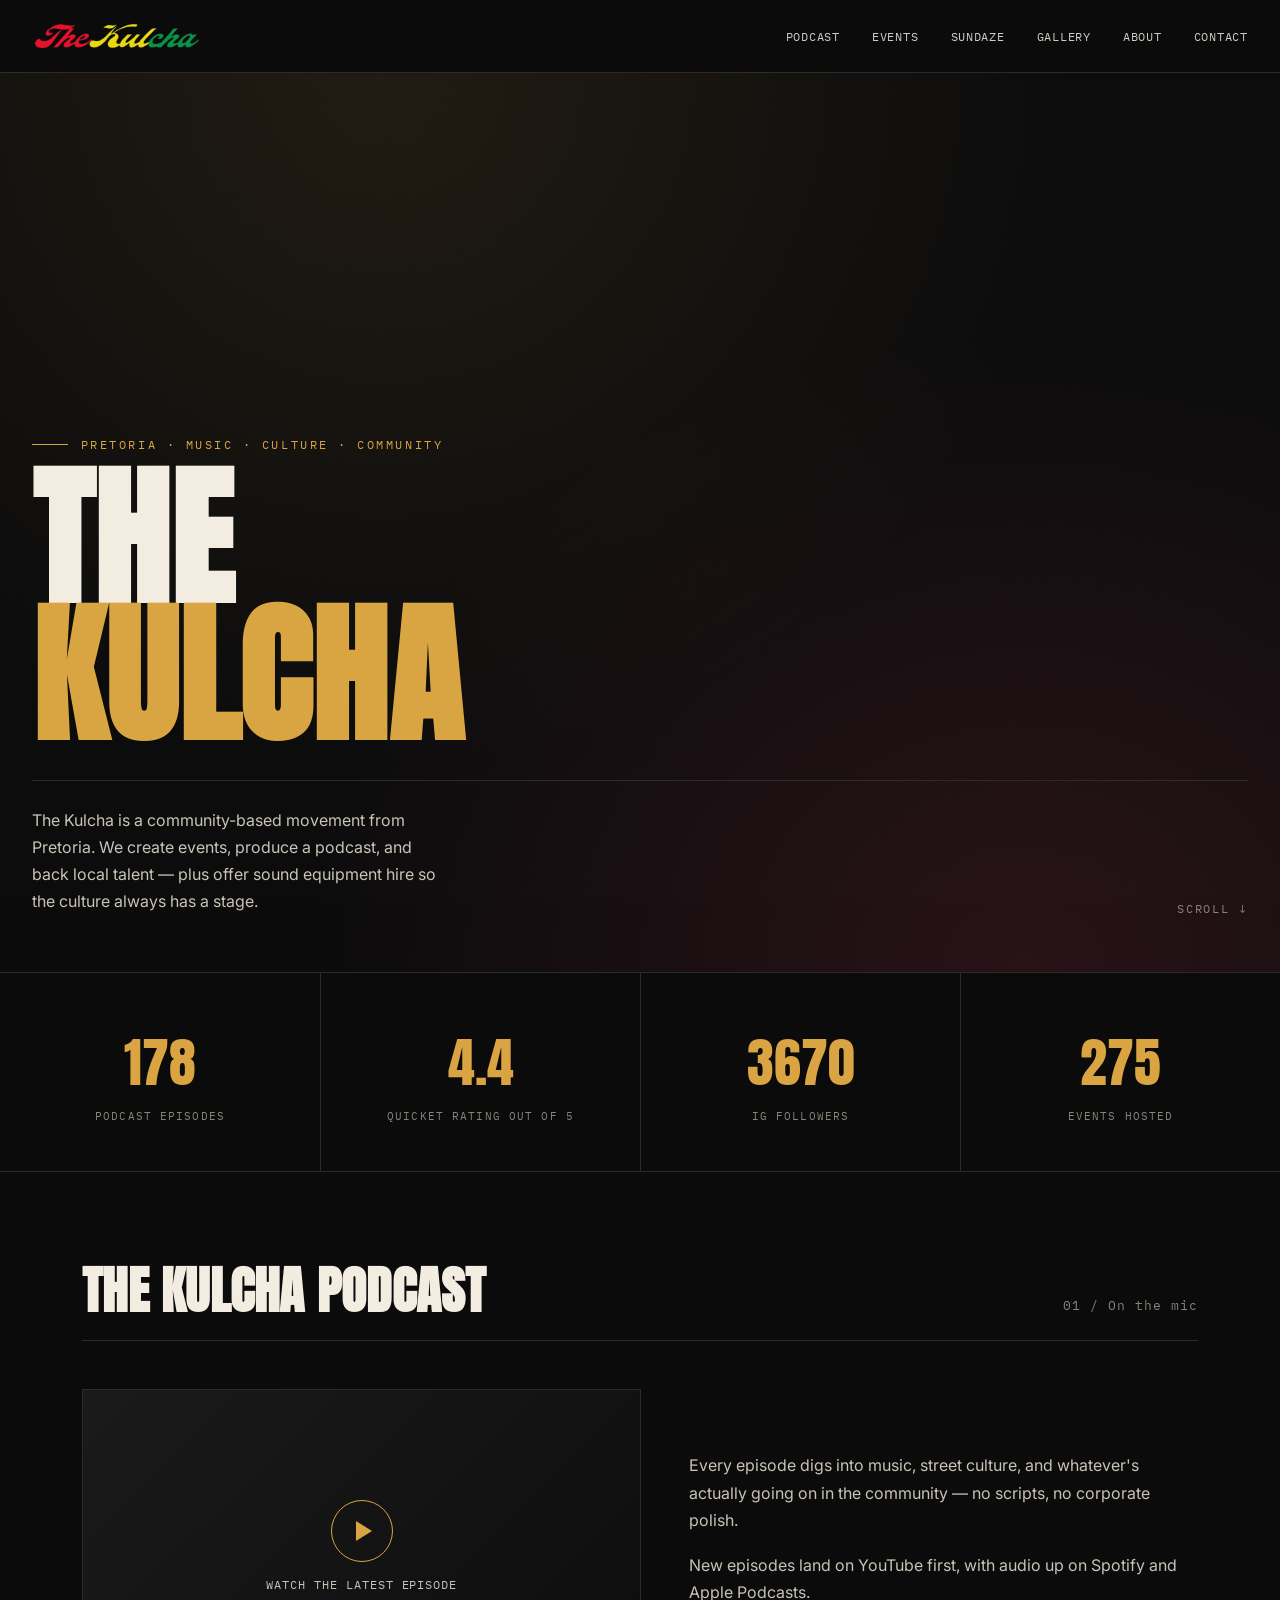
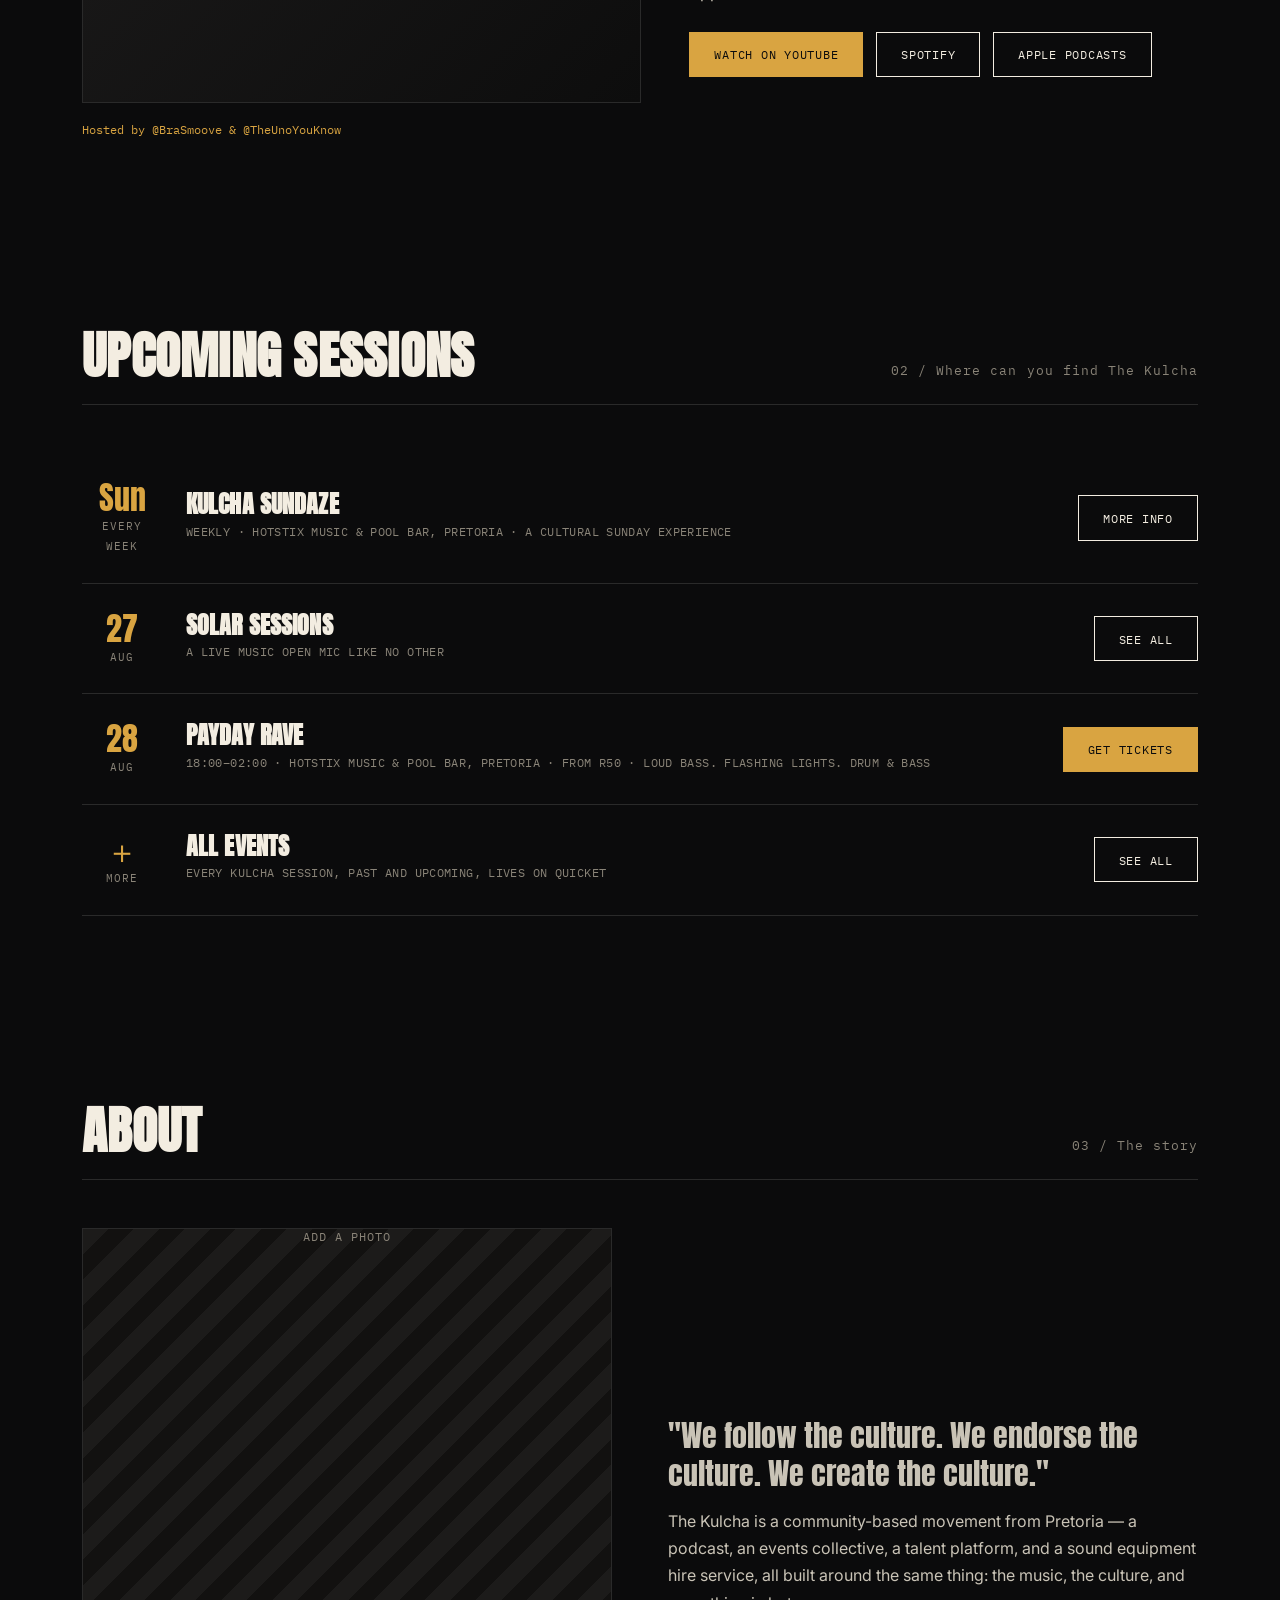
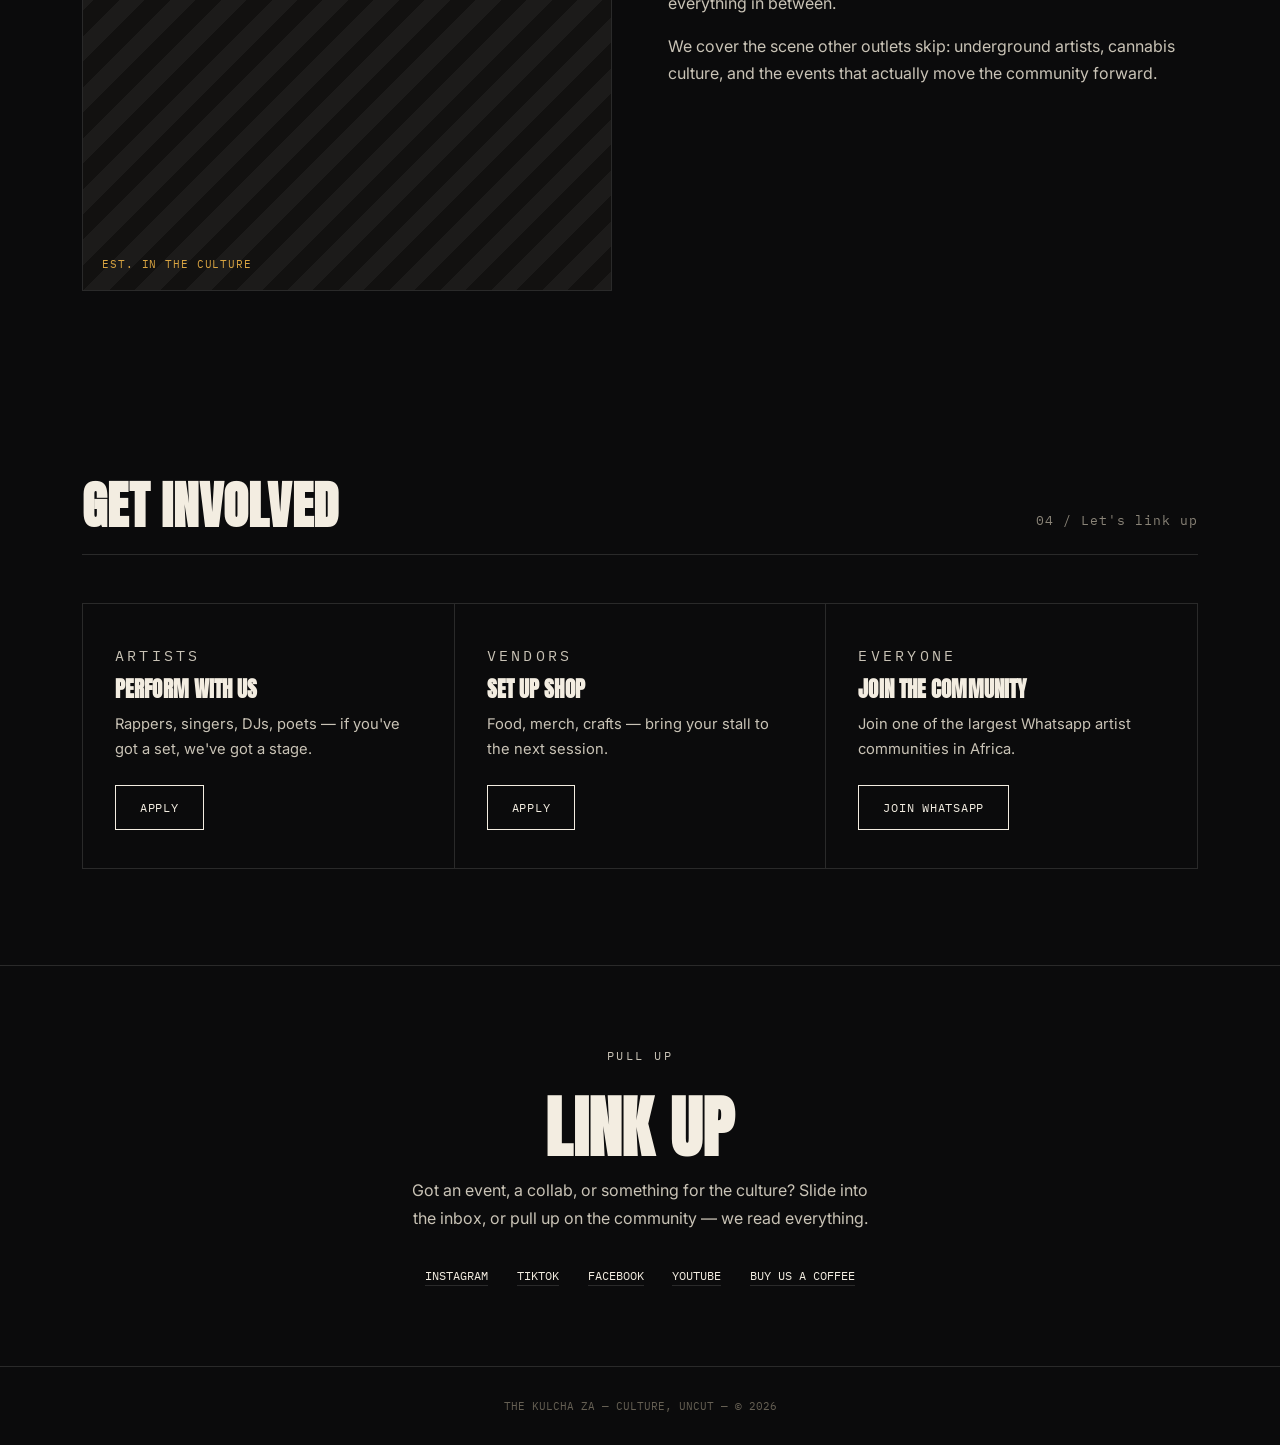
<file: index.html>
<!DOCTYPE html>
<html lang="en">
<head>
<meta charset="UTF-8">
<meta name="viewport" content="width=device-width, initial-scale=1.0">
<title>The Kulcha — Culture, Uncut</title>
<link rel="preconnect" href="https://fonts.googleapis.com">
<link rel="preconnect" href="https://fonts.gstatic.com" crossorigin>
<link href="https://fonts.googleapis.com/css2?family=Anton&family=Inter:wght@400;500;600;700;800&family=IBM+Plex+Mono:wght@400;500;700&display=swap" rel="stylesheet">
<link rel="stylesheet" href="style.css">
</head>
<body>

  <div id="preloader">
    <img class="pl-logo" src="assets/kulcha-logo.png" alt="The Kulcha">
    <div class="pl-bar"><span id="plBarFill"></span></div>
    <div class="pl-pct" id="plPct">0%</div>
  </div>

  <header class="topbar">
    <a class="logo" href="index.html"><img src="assets/kulcha-logo.png" alt="The Kulcha"></a>
    <button class="nav-toggle" id="navToggle" aria-expanded="false" aria-controls="mainNav">MENU</button>
    <nav id="mainNav">
      <a href="#podcast">Podcast</a>
      <a href="#events">Events</a>
      <a href="kulcha-sundaze.html">Sundaze</a>
      <a href="gallery.html">Gallery</a>
      <a href="#about">About</a>
      <a href="#contact">Contact</a>
    </nav>
  </header>

  <section class="hero">
    <div class="hero-eyebrow-row">
      <span class="eyebrow">Pretoria · Music · Culture · Community</span>
    </div>
    <h1 class="hero-title">
      <span>The</span>
      <span class="accent">Kulcha</span>
    </h1>
    <div class="hero-foot">
      <p class="hero-sub">The Kulcha is a community-based movement from Pretoria. We create events, produce a podcast, and back local talent — plus offer sound equipment hire so the culture always has a stage.</p>
      <span class="scroll-cue">Scroll</span>
    </div>
  </section>

  <div class="stats">
    <!-- Update these numbers here anytime they change: -->
    <div class="stat"><div class="num" data-count="192">0</div><div class="label">Podcast Episodes</div></div>
    <div class="stat"><div class="num" data-count="4.8" data-decimal="1">0</div><div class="label">Quicket Rating Out of 5</div></div>
    <div class="stat"><div class="num" data-count="4000">0</div><div class="label">IG Followers</div></div>
    <div class="stat"><div class="num" data-count="300">0</div><div class="label">Events Hosted</div></div>
  </div>

  <section id="podcast" class="section">
    <div class="section-head">
      <h2>The Kulcha Podcast</h2>
      <span class="section-num">01 / On the mic</span>
    </div>
    <div class="podcast-grid">
      <div>
        <div class="video-frame">
          <!-- Swap for a real embed once you have an episode URL:
               <iframe src="https://www.youtube.com/embed/VIDEO_ID" title="The Kulcha latest episode" allowfullscreen loading="lazy"></iframe> -->
          <a class="video-cover" href="https://www.youtube.com/@thekulchaza" target="_blank" rel="noopener">
            <span class="play-btn"></span>
            <span class="label">Watch the latest episode</span>
          </a>
        </div>
        <p class="hosts">Hosted by @BraSmoove &amp; @TheUnoYouKnow</p>
      </div>
      <div class="podcast-copy">
        <p>Every episode digs into music, street culture, and whatever's actually going on in the community — no scripts, no corporate polish.</p>
        <p>New episodes land on YouTube first, with audio up on Spotify and Apple Podcasts.</p>
        <div class="btn-row">
          <a class="btn solid" href="https://youtube.com/@thekulchaza" target="_blank" rel="noopener">Watch on YouTube</a>
          <a class="btn" href="https://open.spotify.com/show/4mAobON4RsBmn2FRoLHHUC" target="_blank" rel="noopener">Spotify</a>
          <a class="btn" href="https://podcasts.apple.com/us/podcast/the-kulcha/id1676973104" target="_blank" rel="noopener">Apple Podcasts</a>
        </div>
      </div>
    </div>
  </section>

  <section id="events" class="section">
    <div class="section-head">
      <h2>Upcoming Sessions</h2>
      <span class="section-num">02 / Where can you find The Kulcha</span>
    </div>

    <div class="event-row">
      <div class="event-date"><span class="day">Sun</span><span class="mon">Every week</span></div>
      <div class="event-info">
        <h3>Kulcha Sundaze</h3>
        <p>Weekly · Hotstix Music &amp; Pool Bar, Pretoria · A cultural Sunday experience</p>
      </div>
      <a class="btn" href="kulcha-sundaze.html">More info</a>
    </div>

     <div class="event-row">
      <div class="event-date"><span class="day">27</span><span class="mon">Aug</span></div>
      <div class="event-info">
        <h3>Solar Sessions</h3>
        <p>A live music open mic like no other</p>
      </div>
      <a class="btn" href="https://www.quicket.co.za/organisers/43915-the-kulcha" target="_blank" rel="noopener">See all</a>
    </div>
    
    <div class="event-row">
      <div class="event-date"><span class="day">28</span><span class="mon">Aug</span></div>
      <div class="event-info">
        <h3>Payday Rave</h3>
        <p>18:00–02:00 · Hotstix Music &amp; Pool Bar, Pretoria · From R50 · Loud bass. Flashing Lights. Drum &amp; Bass</p>
      </div>
      <a class="btn solid" href="https://www.quicket.co.za/events/383504-payday-rave/" target="_blank" rel="noopener">Get tickets</a>
    </div>    

     <div class="event-row">
      <div class="event-date"><span class="day">＋</span><span class="mon">More</span></div>
      <div class="event-info">
        <h3>All Events</h3>
        <p>Every Kulcha session, past and upcoming, lives on Quicket</p>
      </div>
      <a class="btn" href="https://www.quicket.co.za/organisers/43915-the-kulcha" target="_blank" rel="noopener">See all</a>
    </div>
  </section>

  <section id="about" class="section">
    <div class="section-head">
      <h2>About</h2>
      <span class="section-num">03 / The story</span>
    </div>
    <div class="about-grid">
      <!--
        SLIDESHOW: add your photos here. Duplicate a .slide <div> for each
        new photo, and put the FIRST one's class as "slide active" — only
        one slide should have "active" at a time in the code (JS handles
        switching after that). Example with a real photo:
          <div class="slide"><img src="assets/about/your-photo.jpg" alt="The Kulcha"></div>
        Slides rotate automatically every 4 seconds.
      -->
      <div class="about-visual slideshow" id="aboutSlideshow">
        <div class="slide active"><span class="placeholder-label">Add a photo</span></div>
        <div class="slide"><span class="placeholder-label">Add a photo</span></div>
        <div class="slide"><span class="placeholder-label">Add a photo</span></div>
      </div>
      <div class="about-copy">
        <p class="pull-quote">"We follow the culture. We endorse the culture. We create the culture."</p>
        <p>The Kulcha is a community-based movement from Pretoria — a podcast, an events collective, a talent platform, and a sound equipment hire service, all built around the same thing: the music, the culture, and everything in between.</p>
        <p>We cover the scene other outlets skip: underground artists, cannabis culture, and the events that actually move the community forward.</p>
      </div>
    </div>
  </section>

  <section class="section">
    <div class="section-head">
      <h2>Get Involved</h2>
      <span class="section-num">04 / Let's link up</span>
    </div>
    <div class="involve-grid">
      <div class="involve-card">
        <p class="eyebrow">Artists</p>
        <h3>Perform With Us</h3>
        <p>Rappers, singers, DJs, poets — if you've got a set, we've got a stage.</p>
        <a class="btn" href="https://forms.gle/c19sUrJ8e19FGLz77" target="_blank" rel="noopener">Apply</a>
      </div>
      <div class="involve-card">
        <p class="eyebrow">Vendors</p>
        <h3>Set Up Shop</h3>
        <p>Food, merch, crafts — bring your stall to the next session.</p>
        <a class="btn" href="https://forms.gle/63uaof9pY5DJ5etB9" target="_blank" rel="noopener">Apply</a>
      </div>
      <div class="involve-card">
        <p class="eyebrow">Everyone</p>
        <h3>Join The Community</h3>
        <p>Join one of the largest Whatsapp artist communities in Africa.</p>
        <a class="btn" href="https://chat.whatsapp.com/KT1OQSl1Qar5RSiysOmWuZ" target="_blank" rel="noopener">Join WhatsApp</a>
      </div>
    </div>
  </section>

  <section id="contact" class="contact-band">
    <p class="eyebrow">Pull up</p>
    <h2>Link Up</h2>
    <p>Got an event, a collab, or something for the culture? Slide into the inbox, or pull up on the community — we read everything.</p>
    <div class="social-list">
      <a href="https://www.instagram.com/thekulchaza" target="_blank" rel="noopener">Instagram</a>
      <a href="https://www.tiktok.com/@thekulchaza" target="_blank" rel="noopener">TikTok</a>
      <a href="https://web.facebook.com/TheKulchaZA/" target="_blank" rel="noopener">Facebook</a>
      <a href="https://youtube.com/@thekulchaza" target="_blank" rel="noopener">YouTube</a>
      <a href="https://www.buymeacoffee.com/TheKulcha" target="_blank" rel="noopener">Buy us a coffee</a>
    </div>
  </section>

  <footer>THE KULCHA ZA — CULTURE, UNCUT — © 2026</footer>

  <script>
    const toggle = document.getElementById('navToggle');
    const nav = document.getElementById('mainNav');
    toggle.addEventListener('click', () => {
      const isOpen = nav.classList.toggle('open');
      toggle.setAttribute('aria-expanded', isOpen);
    });

    const preloader = document.getElementById('preloader');
    const barFill = document.getElementById('plBarFill');
    const pct = document.getElementById('plPct');
    const reduceMotion = window.matchMedia('(prefers-reduced-motion: reduce)').matches;

    if (reduceMotion) {
      preloader.classList.add('hide');
    } else {
      let p = 0;
      const t = setInterval(() => {
        p += Math.random() * 18;
        if (p >= 100) { p = 100; clearInterval(t); setTimeout(() => preloader.classList.add('hide'), 250); }
        barFill.style.width = p + '%';
        pct.textContent = Math.floor(p) + '%';
      }, 120);
    }

    const stats = document.querySelectorAll('.stat .num');
    const animateStat = (el) => {
      const target = parseFloat(el.dataset.count);
      const decimals = parseInt(el.dataset.decimal || '0', 10);
      const duration = 1200;
      const start = performance.now();
      const step = (now) => {
        const progress = Math.min((now - start) / duration, 1);
        const value = target * progress;
        el.textContent = decimals ? value.toFixed(decimals) : Math.floor(value);
        if (progress < 1) requestAnimationFrame(step);
        else el.textContent = decimals ? target.toFixed(decimals) : target;
      };
      requestAnimationFrame(step);
    };

    if (reduceMotion) {
      stats.forEach(el => { el.textContent = el.dataset.decimal ? parseFloat(el.dataset.count).toFixed(el.dataset.decimal) : el.dataset.count; });
    } else {
      const observer = new IntersectionObserver((entries, obs) => {
        entries.forEach(entry => {
          if (entry.isIntersecting) {
            animateStat(entry.target);
            obs.unobserve(entry.target);
          }
        });
      }, { threshold: 0.5 });
      stats.forEach(el => observer.observe(el));
    }

    // About section photo slideshow — auto-rotates every 4 seconds
    const slides = document.querySelectorAll('#aboutSlideshow .slide');
    if (slides.length > 1 && !reduceMotion) {
      let slideIndex = 0;
      setInterval(() => {
        slides[slideIndex].classList.remove('active');
        slideIndex = (slideIndex + 1) % slides.length;
        slides[slideIndex].classList.add('active');
      }, 4000);
    }
  </script>

</body>
</html>
</file>
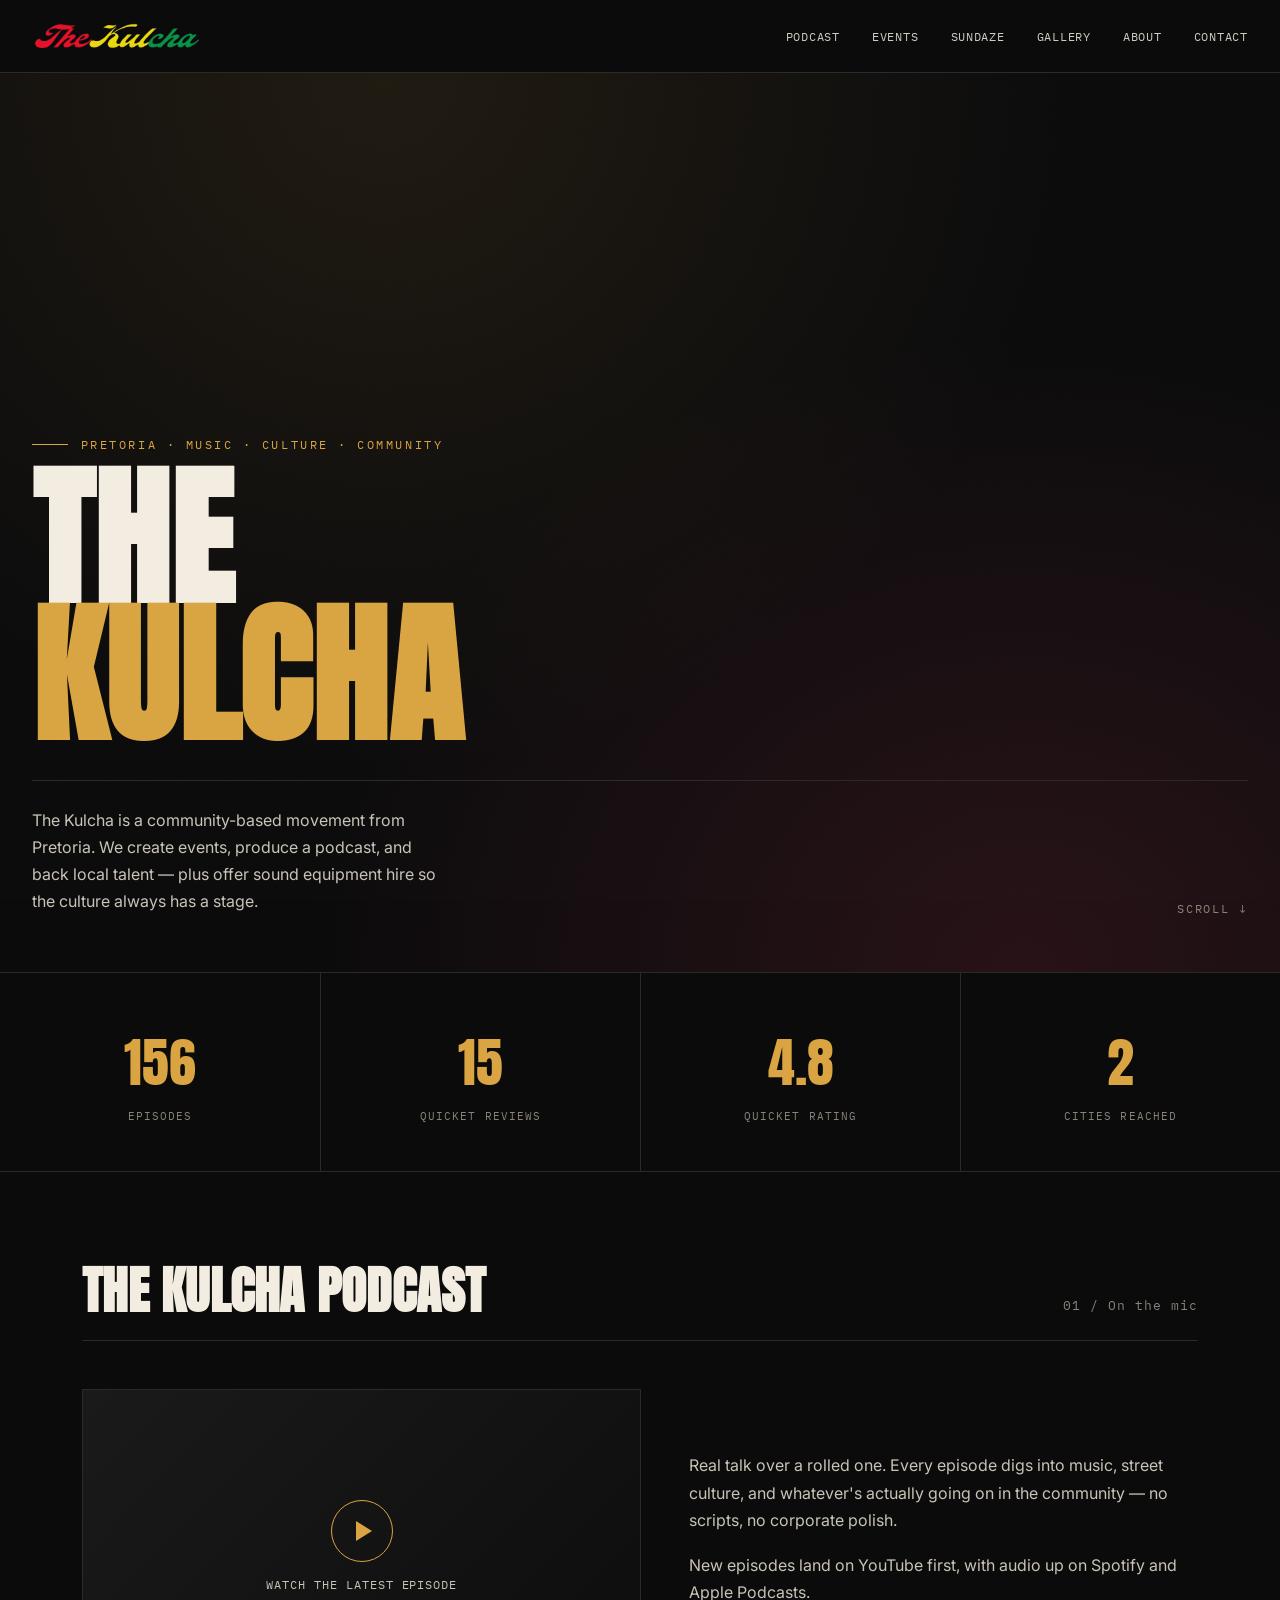
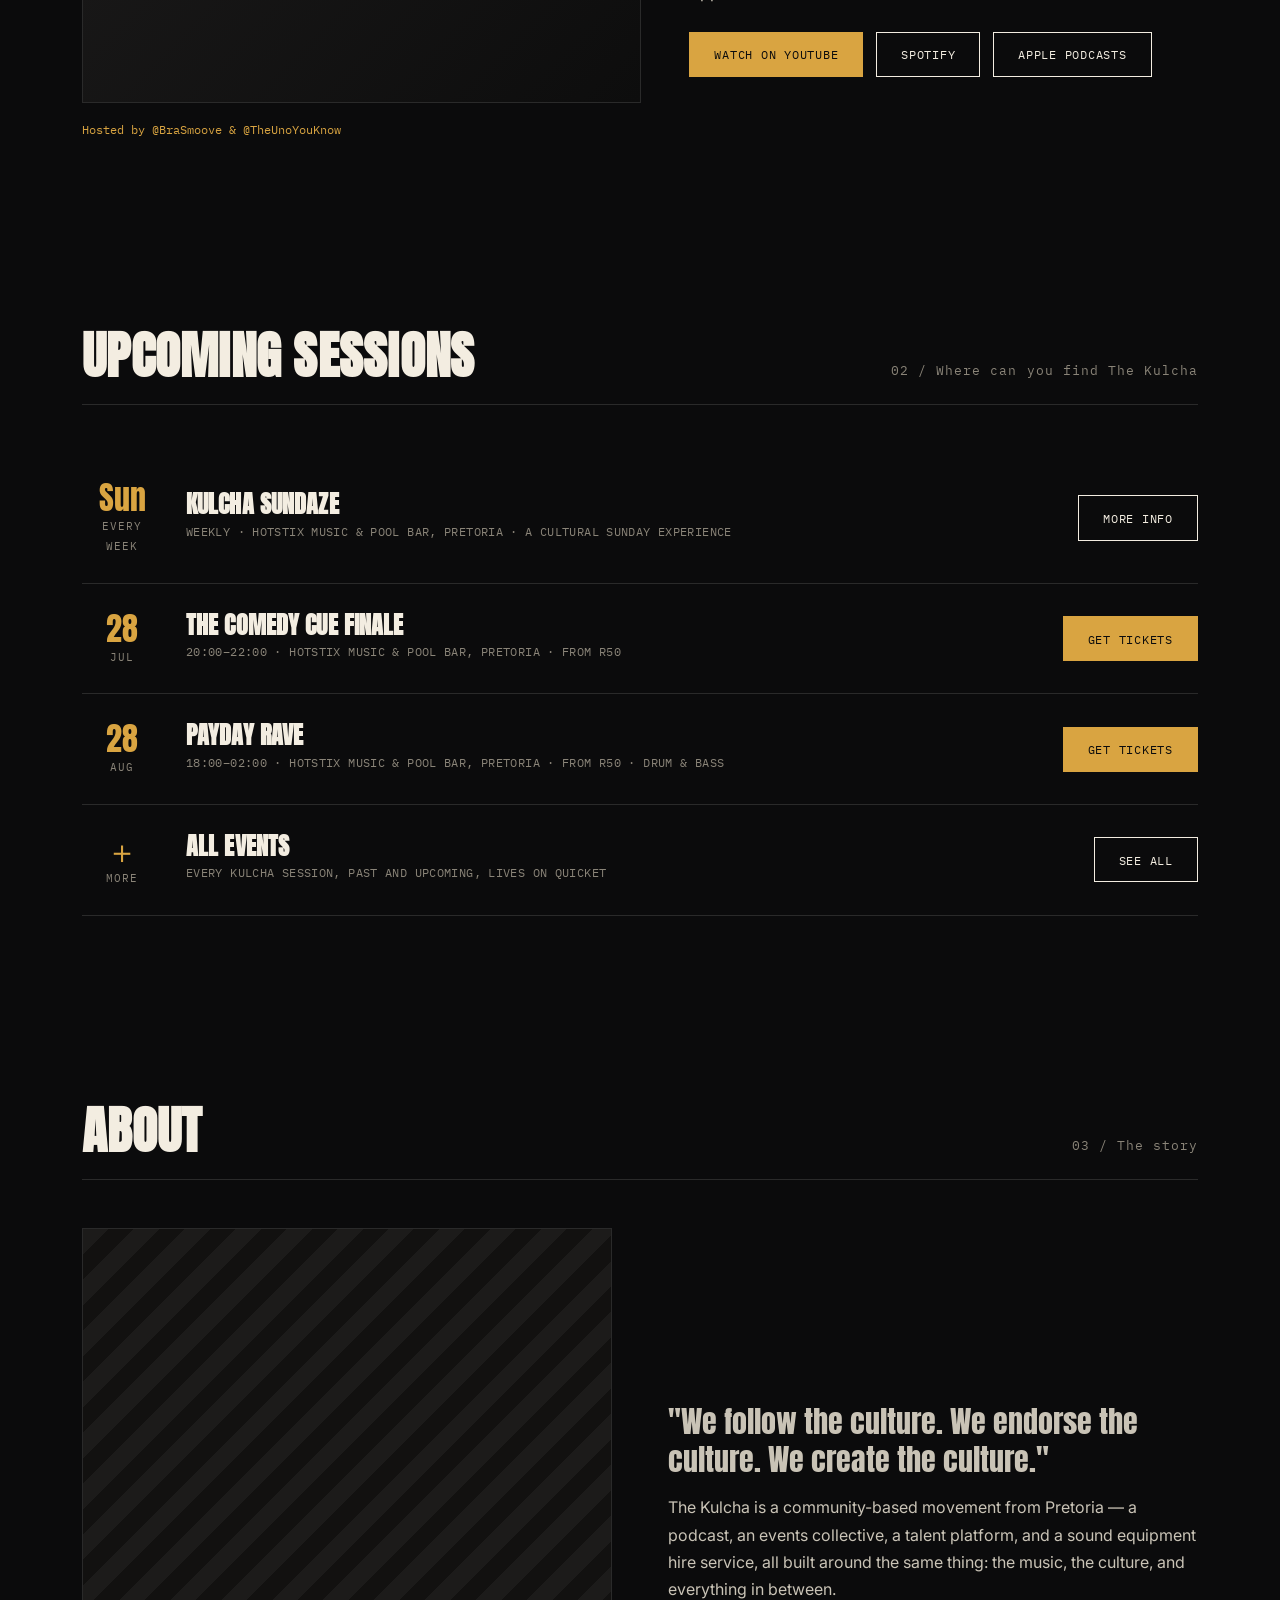
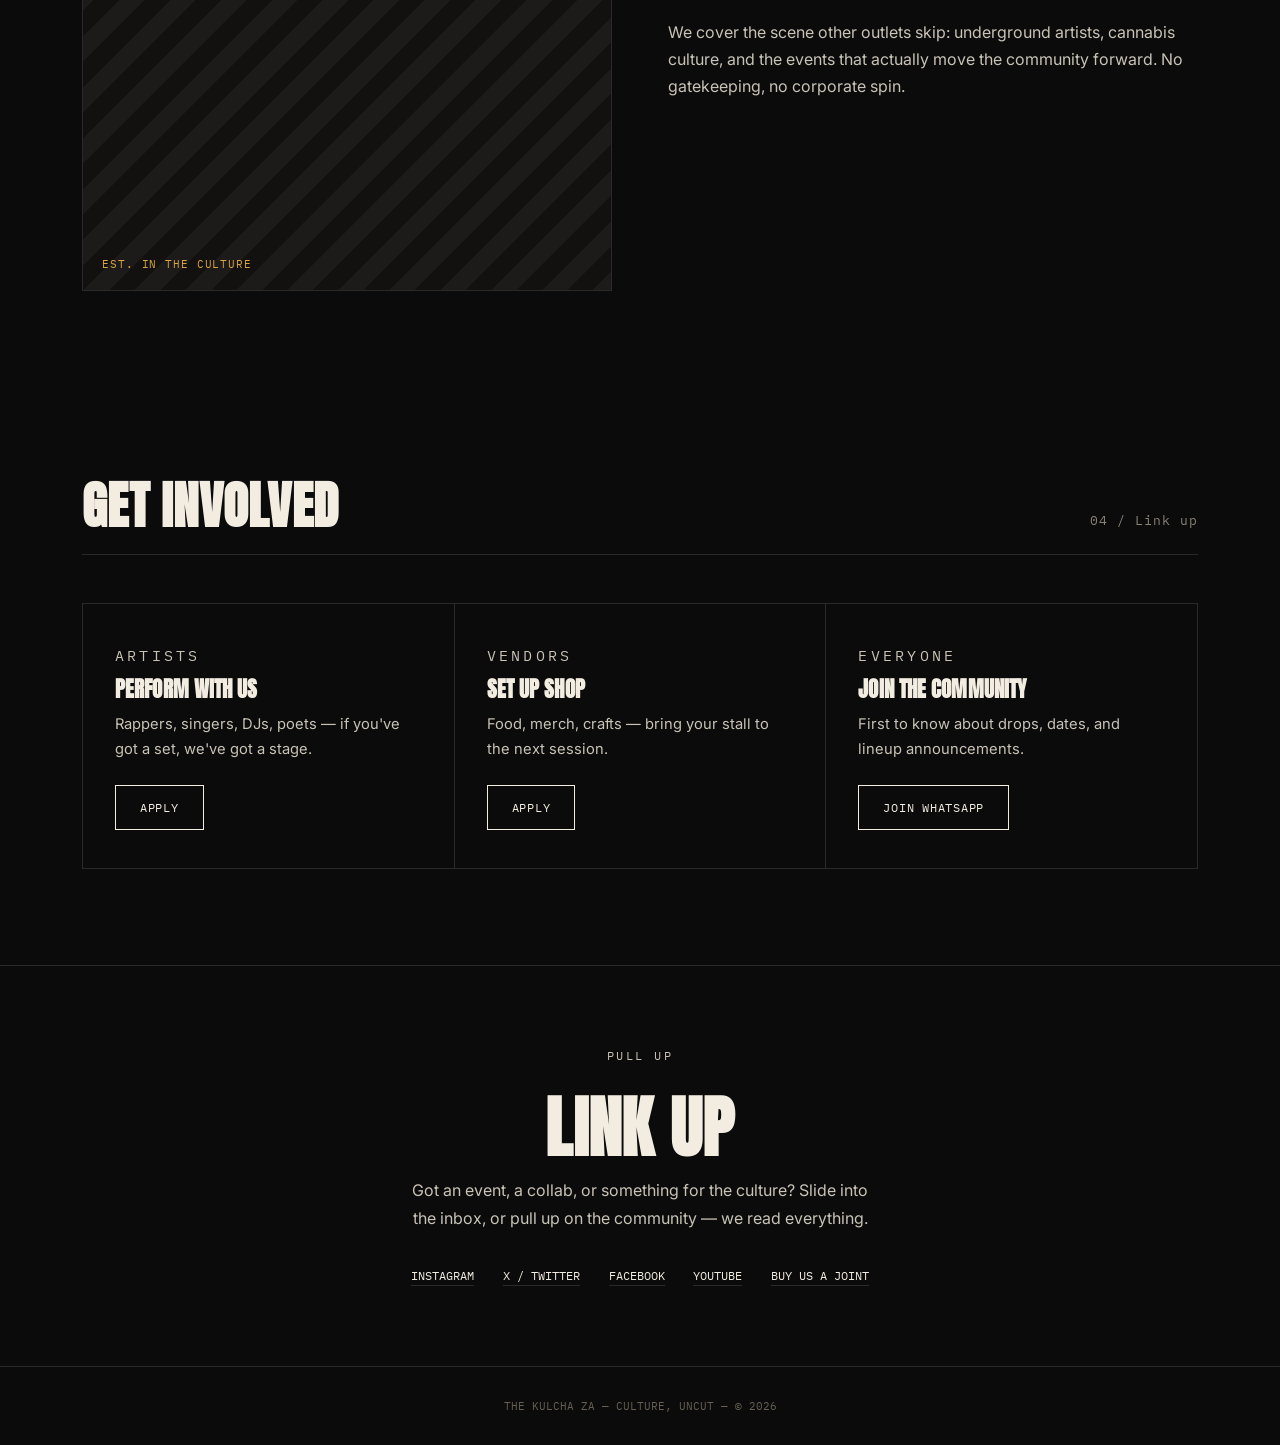
<file: index (2).html>
<!DOCTYPE html>
<html lang="en">
<head>
<meta charset="UTF-8">
<meta name="viewport" content="width=device-width, initial-scale=1.0">
<title>The Kulcha — Culture, Uncut</title>
<link rel="preconnect" href="https://fonts.googleapis.com">
<link rel="preconnect" href="https://fonts.gstatic.com" crossorigin>
<link href="https://fonts.googleapis.com/css2?family=Anton&family=Inter:wght@400;500;600;700;800&family=IBM+Plex+Mono:wght@400;500;700&display=swap" rel="stylesheet">
<link rel="stylesheet" href="style.css">
</head>
<body>

  <div id="preloader">
    <img class="pl-logo" src="assets/kulcha-logo.png" alt="The Kulcha">
    <div class="pl-bar"><span id="plBarFill"></span></div>
    <div class="pl-pct" id="plPct">0%</div>
  </div>

  <header class="topbar">
    <a class="logo" href="index.html"><img src="assets/kulcha-logo.png" alt="The Kulcha"></a>
    <button class="nav-toggle" id="navToggle" aria-expanded="false" aria-controls="mainNav">MENU</button>
    <nav id="mainNav">
      <a href="#podcast">Podcast</a>
      <a href="#events">Events</a>
      <a href="kulcha-sundaze.html">Sundaze</a>
      <a href="gallery.html">Gallery</a>
      <a href="#about">About</a>
      <a href="#contact">Contact</a>
    </nav>
  </header>

  <section class="hero">
    <div class="hero-eyebrow-row">
      <span class="eyebrow">Pretoria · Music · Culture · Community</span>
    </div>
    <h1 class="hero-title">
      <span>The</span>
      <span class="accent">Kulcha</span>
    </h1>
    <div class="hero-foot">
      <p class="hero-sub">The Kulcha is a community-based movement from Pretoria. We create events, produce a podcast, and back local talent — plus offer sound equipment hire so the culture always has a stage.</p>
      <span class="scroll-cue">Scroll</span>
    </div>
  </section>

  <div class="stats">
    <!-- Episodes + rating pulled from your Apple Podcasts / Quicket listings.
         Cities Reached is a placeholder — swap data-count for your real number. -->
    <div class="stat"><div class="num" data-count="156">0</div><div class="label">Episodes</div></div>
    <div class="stat"><div class="num" data-count="15">0</div><div class="label">Quicket Reviews</div></div>
    <div class="stat"><div class="num" data-count="4.8" data-decimal="1">0</div><div class="label">Quicket Rating</div></div>
    <div class="stat"><div class="num" data-count="2">0</div><div class="label">Cities Reached</div></div>
  </div>

  <section id="podcast" class="section">
    <div class="section-head">
      <h2>The Kulcha Podcast</h2>
      <span class="section-num">01 / On the mic</span>
    </div>
    <div class="podcast-grid">
      <div>
        <div class="video-frame">
          <!-- Swap for a real embed once you have an episode URL:
               <iframe src="https://www.youtube.com/embed/VIDEO_ID" title="The Kulcha latest episode" allowfullscreen loading="lazy"></iframe> -->
          <a class="video-cover" href="https://youtube.com/@thekulcha7514" target="_blank" rel="noopener">
            <span class="play-btn"></span>
            <span class="label">Watch the latest episode</span>
          </a>
        </div>
        <p class="hosts">Hosted by @BraSmoove &amp; @TheUnoYouKnow</p>
      </div>
      <div class="podcast-copy">
        <p>Real talk over a rolled one. Every episode digs into music, street culture, and whatever's actually going on in the community — no scripts, no corporate polish.</p>
        <p>New episodes land on YouTube first, with audio up on Spotify and Apple Podcasts.</p>
        <div class="btn-row">
          <a class="btn solid" href="https://youtube.com/@thekulcha7514" target="_blank" rel="noopener">Watch on YouTube</a>
          <a class="btn" href="https://open.spotify.com/episode/6WmUtNUqsR91yyef3RKiPR" target="_blank" rel="noopener">Spotify</a>
          <a class="btn" href="https://podcasts.apple.com/za/podcast/episode-156-kickin-it-w-perci-d/id1676973104" target="_blank" rel="noopener">Apple Podcasts</a>
        </div>
      </div>
    </div>
  </section>

  <section id="events" class="section">
    <div class="section-head">
      <h2>Upcoming Sessions</h2>
      <span class="section-num">02 / Where can you find The Kulcha</span>
    </div>

    <div class="event-row">
      <div class="event-date"><span class="day">Sun</span><span class="mon">Every week</span></div>
      <div class="event-info">
        <h3>Kulcha Sundaze</h3>
        <p>Weekly · Hotstix Music &amp; Pool Bar, Pretoria · A cultural Sunday experience</p>
      </div>
      <a class="btn" href="kulcha-sundaze.html">More info</a>
    </div>

    <div class="event-row">
      <div class="event-date"><span class="day">28</span><span class="mon">Jul</span></div>
      <div class="event-info">
        <h3>The Comedy Cue Finale</h3>
        <p>20:00–22:00 · Hotstix Music &amp; Pool Bar, Pretoria · From R50</p>
      </div>
      <a class="btn solid" href="https://www.quicket.co.za/events/383509-the-comedy-cue-finale/" target="_blank" rel="noopener">Get tickets</a>
    </div>

    <div class="event-row">
      <div class="event-date"><span class="day">28</span><span class="mon">Aug</span></div>
      <div class="event-info">
        <h3>Payday Rave</h3>
        <p>18:00–02:00 · Hotstix Music &amp; Pool Bar, Pretoria · From R50 · Drum &amp; Bass</p>
      </div>
      <a class="btn solid" href="https://www.quicket.co.za/events/383504-payday-rave/" target="_blank" rel="noopener">Get tickets</a>
    </div>

    <div class="event-row">
      <div class="event-date"><span class="day">＋</span><span class="mon">More</span></div>
      <div class="event-info">
        <h3>All Events</h3>
        <p>Every Kulcha session, past and upcoming, lives on Quicket</p>
      </div>
      <a class="btn" href="https://www.quicket.co.za/organisers/43915-the-kulcha" target="_blank" rel="noopener">See all</a>
    </div>
  </section>

  <section id="about" class="section">
    <div class="section-head">
      <h2>About</h2>
      <span class="section-num">03 / The story</span>
    </div>
    <div class="about-grid">
      <div class="about-visual"></div>
      <div class="about-copy">
        <p class="pull-quote">"We follow the culture. We endorse the culture. We create the culture."</p>
        <p>The Kulcha is a community-based movement from Pretoria — a podcast, an events collective, a talent platform, and a sound equipment hire service, all built around the same thing: the music, the culture, and everything in between.</p>
        <p>We cover the scene other outlets skip: underground artists, cannabis culture, and the events that actually move the community forward. No gatekeeping, no corporate spin.</p>
      </div>
    </div>
  </section>

  <section class="section">
    <div class="section-head">
      <h2>Get Involved</h2>
      <span class="section-num">04 / Link up</span>
    </div>
    <div class="involve-grid">
      <div class="involve-card">
        <p class="eyebrow">Artists</p>
        <h3>Perform With Us</h3>
        <p>Rappers, singers, DJs, poets — if you've got a set, we've got a stage.</p>
        <a class="btn" href="https://forms.gle/c19sUrJ8e19FGLz77" target="_blank" rel="noopener">Apply</a>
      </div>
      <div class="involve-card">
        <p class="eyebrow">Vendors</p>
        <h3>Set Up Shop</h3>
        <p>Food, merch, crafts — bring your stall to the next session.</p>
        <a class="btn" href="https://forms.gle/63uaof9pY5DJ5etB9" target="_blank" rel="noopener">Apply</a>
      </div>
      <div class="involve-card">
        <p class="eyebrow">Everyone</p>
        <h3>Join The Community</h3>
        <p>First to know about drops, dates, and lineup announcements.</p>
        <a class="btn" href="https://chat.whatsapp.com/KT1OQSl1Qar5RSiysOmWuZ" target="_blank" rel="noopener">Join WhatsApp</a>
      </div>
    </div>
  </section>

  <section id="contact" class="contact-band">
    <p class="eyebrow">Pull up</p>
    <h2>Link Up</h2>
    <p>Got an event, a collab, or something for the culture? Slide into the inbox, or pull up on the community — we read everything.</p>
    <div class="social-list">
      <a href="https://www.instagram.com/thekulchaza" target="_blank" rel="noopener">Instagram</a>
      <a href="https://twitter.com/thekulchaza" target="_blank" rel="noopener">X / Twitter</a>
      <a href="https://web.facebook.com/TheKulchaZA/" target="_blank" rel="noopener">Facebook</a>
      <a href="https://youtube.com/@thekulcha7514" target="_blank" rel="noopener">YouTube</a>
      <a href="https://www.buymeacoffee.com/TheKulcha" target="_blank" rel="noopener">Buy us a joint</a>
    </div>
  </section>

  <footer>THE KULCHA ZA — CULTURE, UNCUT — © 2026</footer>

  <script>
    const toggle = document.getElementById('navToggle');
    const nav = document.getElementById('mainNav');
    toggle.addEventListener('click', () => {
      const isOpen = nav.classList.toggle('open');
      toggle.setAttribute('aria-expanded', isOpen);
    });

    const preloader = document.getElementById('preloader');
    const barFill = document.getElementById('plBarFill');
    const pct = document.getElementById('plPct');
    const reduceMotion = window.matchMedia('(prefers-reduced-motion: reduce)').matches;

    if (reduceMotion) {
      preloader.classList.add('hide');
    } else {
      let p = 0;
      const t = setInterval(() => {
        p += Math.random() * 18;
        if (p >= 100) { p = 100; clearInterval(t); setTimeout(() => preloader.classList.add('hide'), 250); }
        barFill.style.width = p + '%';
        pct.textContent = Math.floor(p) + '%';
      }, 120);
    }

    const stats = document.querySelectorAll('.stat .num');
    const animateStat = (el) => {
      const target = parseFloat(el.dataset.count);
      const decimals = parseInt(el.dataset.decimal || '0', 10);
      const duration = 1200;
      const start = performance.now();
      const step = (now) => {
        const progress = Math.min((now - start) / duration, 1);
        const value = target * progress;
        el.textContent = decimals ? value.toFixed(decimals) : Math.floor(value);
        if (progress < 1) requestAnimationFrame(step);
        else el.textContent = decimals ? target.toFixed(decimals) : target;
      };
      requestAnimationFrame(step);
    };

    if (reduceMotion) {
      stats.forEach(el => { el.textContent = el.dataset.decimal ? parseFloat(el.dataset.count).toFixed(el.dataset.decimal) : el.dataset.count; });
    } else {
      const observer = new IntersectionObserver((entries, obs) => {
        entries.forEach(entry => {
          if (entry.isIntersecting) {
            animateStat(entry.target);
            obs.unobserve(entry.target);
          }
        });
      }, { threshold: 0.5 });
      stats.forEach(el => observer.observe(el));
    }
  </script>

</body>
</html>
</file>
<file: style.css>
:root{
    --ink:#0b0b0c;
    --ink-soft:#141314;
    --bone:#f3ede1;
    --gold:#d9a441;
    --crimson:#8f2d3e;
    --line:#2a2a2a;
  }

  *{margin:0;padding:0;box-sizing:border-box;}
  html{scroll-behavior:smooth;}

  body{
    background:var(--ink);
    color:var(--bone);
    font-family:'Inter',sans-serif;
    overflow-x:hidden;
    position:relative;
  }

  body::before{
    content:"";
    position:fixed;inset:0;z-index:998;pointer-events:none;opacity:0.045;
    background-image:url("data:image/svg+xml,%3Csvg xmlns='http://www.w3.org/2000/svg' width='120' height='120'%3E%3Cfilter id='n'%3E%3CfeTurbulence type='fractalNoise' baseFrequency='0.9' numOctaves='2' stitchTiles='stitch'/%3E%3C/filter%3E%3Crect width='100%25' height='100%25' filter='url(%23n)'/%3E%3C/svg%3E");
    mix-blend-mode:overlay;
  }

  h1,h2,h3,.display{
    font-family:'Anton',sans-serif;
    text-transform:uppercase;
    letter-spacing:0.005em;
    line-height:0.9;
  }

  .eyebrow{
    font-family:'IBM Plex Mono',monospace;
    text-transform:uppercase;
    font-size:0.72rem;
    letter-spacing:0.22em;
    color:var(--gold);
  }

  a{color:inherit;}
  p{line-height:1.7;}

  /* ---------- PRELOADER ---------- */
  #preloader{
    position:fixed;inset:0;z-index:1000;
    background:var(--ink);
    display:flex;flex-direction:column;align-items:center;justify-content:center;
    gap:1.2rem;
    transition:opacity 0.6s ease, visibility 0.6s ease;
  }
  #preloader.hide{opacity:0;visibility:hidden;pointer-events:none;}
  #preloader .pl-logo{
    display:block;
    width:min(240px,55vw);
    height:auto;
  }
  #preloader .pl-bar{
    width:min(280px,60vw);
    height:2px;
    background:var(--line);
    position:relative;
    overflow:hidden;
  }
  #preloader .pl-bar span{
    position:absolute;left:0;top:0;bottom:0;width:0%;
    background:var(--gold);
    transition:width 0.2s linear;
  }
  #preloader .pl-pct{
    font-family:'IBM Plex Mono',monospace;
    font-size:0.75rem;
    letter-spacing:0.1em;
    color:#8a8478;
  }

  /* ---------- TOPBAR ---------- */
  .topbar{
    position:sticky;top:0;z-index:100;
    display:flex;justify-content:space-between;align-items:center;
    padding:1.3rem 2rem;
    background:rgba(11,11,12,0.85);
    backdrop-filter:blur(8px);
    border-bottom:1px solid var(--line);
  }
  .logo{font-family:'Anton',sans-serif;font-size:1.3rem;letter-spacing:0.03em;display:flex;align-items:center;text-decoration:none;}
  .logo img{height:30px;width:auto;display:block;}
  .logo em{font-style:normal;color:var(--gold);}
  nav{display:flex;gap:2rem;font-family:'IBM Plex Mono',monospace;font-size:0.78rem;text-transform:uppercase;letter-spacing:0.06em;}
  nav a{text-decoration:none;opacity:0.85;transition:opacity .15s;}
  nav a:hover{opacity:1;color:var(--gold);}
  a:focus-visible, button:focus-visible{outline:2px dashed var(--gold);outline-offset:3px;}
  .nav-toggle{display:none;background:none;border:1px solid var(--bone);color:var(--bone);font-family:'IBM Plex Mono',monospace;padding:0.4rem 0.7rem;font-size:0.75rem;}

  /* ---------- HERO ---------- */
  .hero{
    position:relative;
    min-height:100vh;
    display:flex;flex-direction:column;justify-content:flex-end;
    padding:8rem 2rem 3.5rem;
    background:
      radial-gradient(ellipse at 30% 0%, rgba(217,164,65,0.10), transparent 55%),
      radial-gradient(ellipse at 80% 100%, rgba(143,45,62,0.22), transparent 50%),
      var(--ink);
    border-bottom:1px solid var(--line);
    overflow:hidden;
  }
  .hero-eyebrow-row{
    display:flex;align-items:center;gap:0.8rem;
    margin-bottom:1.2rem;
  }
  .hero-eyebrow-row::before{
    content:"";width:36px;height:1px;background:var(--gold);
  }
  .hero-title{
    font-size:clamp(3.4rem,13vw,9.5rem);
    color:var(--bone);
  }
  .hero-title span{display:block;}
  .hero-title .accent{color:var(--gold);}
  .hero-foot{
    display:flex;justify-content:space-between;align-items:flex-end;
    flex-wrap:wrap;
    gap:1.5rem;
    margin-top:2.2rem;
    border-top:1px solid var(--line);
    padding-top:1.6rem;
  }
  .hero-sub{max-width:420px;color:#c9c3b6;font-size:1rem;}
  .scroll-cue{
    font-family:'IBM Plex Mono',monospace;
    font-size:0.72rem;text-transform:uppercase;letter-spacing:0.15em;
    display:flex;align-items:center;gap:0.6rem;color:#8a8478;
  }
  .scroll-cue::after{content:"↓";animation:bob 1.6s ease-in-out infinite;}
  @keyframes bob{0%,100%{transform:translateY(0);}50%{transform:translateY(6px);}}

  /* ---------- STATS ---------- */
  .stats{
    display:grid;grid-template-columns:repeat(4,1fr);
    border-bottom:1px solid var(--line);
  }
  .stat{
    padding:3rem 1.5rem;
    text-align:center;
    border-left:1px solid var(--line);
  }
  .stat:first-child{border-left:none;}
  .stat .num{
    font-family:'Anton',sans-serif;
    font-size:clamp(2.2rem,5vw,3.4rem);
    color:var(--gold);
  }
  .stat .label{
    font-family:'IBM Plex Mono',monospace;
    font-size:0.7rem;text-transform:uppercase;letter-spacing:0.1em;
    color:#8a8478;margin-top:0.4rem;
  }

  /* ---------- SECTIONS ---------- */
  .section{padding:6rem 2rem;max-width:1180px;margin:0 auto;}
  .section-head{
    display:flex;justify-content:space-between;align-items:flex-end;
    gap:2rem;flex-wrap:wrap;
    margin-bottom:3rem;
    border-bottom:1px solid var(--line);
    padding-bottom:1.6rem;
  }
  .section-head h2{font-size:clamp(2rem,5.5vw,3.2rem);}
  .section-num{
    font-family:'IBM Plex Mono',monospace;
    font-size:0.8rem;color:#8a8478;letter-spacing:0.08em;
  }

  .btn{
    display:inline-flex;align-items:center;gap:0.5rem;
    font-family:'IBM Plex Mono',monospace;
    text-transform:uppercase;font-size:0.78rem;letter-spacing:0.06em;
    text-decoration:none;
    padding:0.85rem 1.5rem;
    border:1px solid var(--bone);color:var(--bone);
    transition:all .15s ease;
  }
  .btn:hover{background:var(--bone);color:var(--ink);}
  .btn.solid{background:var(--gold);color:var(--ink);border-color:var(--gold);}
  .btn.solid:hover{background:var(--bone);border-color:var(--bone);}

  /* PODCAST */
  .podcast-grid{display:grid;grid-template-columns:1.1fr 1fr;gap:3rem;align-items:center;}
  .video-frame{
    aspect-ratio:16/9;
    border:1px solid var(--line);
    background:linear-gradient(135deg,#1b1a1a,#0d0d0d);
    position:relative;
  }
  .video-cover{
    width:100%;height:100%;display:flex;flex-direction:column;align-items:center;justify-content:center;gap:0.9rem;
    text-decoration:none;color:var(--bone);
  }
  .play-btn{
    width:62px;height:62px;border-radius:50%;
    border:1px solid var(--gold);
    display:flex;align-items:center;justify-content:center;
  }
  .play-btn::after{
    content:"";border-style:solid;border-width:10px 0 10px 16px;
    border-color:transparent transparent transparent var(--gold);
    margin-left:4px;
  }
  .video-cover span.label{font-family:'IBM Plex Mono',monospace;font-size:0.75rem;text-transform:uppercase;letter-spacing:0.08em;color:#c9c3b6;}
  .hosts{font-family:'IBM Plex Mono',monospace;font-size:0.78rem;color:var(--gold);margin-top:1rem;}
  .podcast-copy p{color:#c9c3b6;margin-bottom:1.1rem;}
  .btn-row{display:flex;flex-wrap:wrap;gap:0.8rem;margin-top:1.6rem;}

  /* EVENTS */
  .event-row{
    display:grid;grid-template-columns:80px 1fr auto;gap:1.5rem;align-items:center;
    padding:1.8rem 0;
    border-bottom:1px solid var(--line);
  }
  .event-row:first-of-type{border-top:1px solid var(--line);}
  .event-date{font-family:'IBM Plex Mono',monospace;text-align:center;}
  .event-date .day{font-family:'Anton',sans-serif;font-size:2rem;color:var(--gold);display:block;line-height:1;}
  .event-date .mon{font-size:0.68rem;text-transform:uppercase;letter-spacing:0.1em;color:#8a8478;}
  .event-info h3{font-size:1.5rem;margin-bottom:0.3rem;}
  .event-info p{font-family:'IBM Plex Mono',monospace;font-size:0.78rem;color:#8a8478;text-transform:uppercase;letter-spacing:0.03em;}

  /* ABOUT */
  .about-grid{display:grid;grid-template-columns:1fr 1fr;gap:3.5rem;align-items:center;}
  .about-visual{
    aspect-ratio:4/5;
    background:repeating-linear-gradient(135deg, #1c1b1a 0 18px, #121110 18px 36px);
    border:1px solid var(--line);
    position:relative;
  }
  .about-visual::after{
    content:"EST. IN THE CULTURE";
    position:absolute;bottom:1.2rem;left:1.2rem;
    font-family:'IBM Plex Mono',monospace;font-size:0.68rem;
    letter-spacing:0.08em;color:var(--gold);
    z-index:2;
  }

  /* About slideshow */
  .slideshow{overflow:hidden;}
  .slideshow .slide{
    position:absolute;inset:0;
    opacity:0;
    transition:opacity 0.9s ease;
    display:flex;align-items:center;justify-content:center;
    background:repeating-linear-gradient(135deg, #1c1b1a 0 18px, #121110 18px 36px);
  }
  .slideshow .slide.active{opacity:1;position:relative;}
  .slideshow .slide img{width:100%;height:100%;object-fit:cover;display:block;}
  .slideshow .slide .placeholder-label{
    font-family:'IBM Plex Mono',monospace;font-size:0.72rem;
    text-transform:uppercase;letter-spacing:0.08em;color:#8a8478;
  }
  .pull-quote{
    font-family:'Anton',sans-serif;
    text-transform:none;
    font-size:clamp(1.4rem,2.6vw,1.9rem);
    line-height:1.25;
    color:var(--bone);
    margin-bottom:1.6rem;
  }
  .about-copy p{color:#c9c3b6;margin-bottom:1rem;}

  /* GET INVOLVED */
  .involve-grid{display:grid;grid-template-columns:repeat(3,1fr);gap:1px;background:var(--line);border:1px solid var(--line);}
  .involve-card{background:var(--ink);padding:2.4rem 2rem;}
  .involve-card .eyebrow{margin-bottom:0.8rem;}
  .involve-card h3{font-size:1.3rem;margin-bottom:0.8rem;}
  .involve-card p{color:#c9c3b6;font-size:0.92rem;margin-bottom:1.4rem;}

  /* CONTACT */
  .contact-band{
    border-top:1px solid var(--line);
    padding:5rem 2rem;
    text-align:center;
  }
  .contact-band h2{font-size:clamp(2.4rem,7vw,4.2rem);margin-bottom:1.2rem;}
  .contact-band p{color:#c9c3b6;max-width:480px;margin:0 auto 2rem;}
  .social-list{display:flex;flex-wrap:wrap;justify-content:center;gap:0.9rem 1.8rem;margin-top:2.2rem;}
  .social-list a{
    font-family:'IBM Plex Mono',monospace;font-size:0.78rem;text-transform:uppercase;
    text-decoration:none;border-bottom:1px solid var(--line);padding-bottom:2px;
  }
  .social-list a:hover{color:var(--gold);border-color:var(--gold);}

  footer{
    text-align:center;padding:2rem;
    font-family:'IBM Plex Mono',monospace;font-size:0.7rem;color:#666054;
    border-top:1px solid var(--line);
  }

  @media (max-width:900px){
    .podcast-grid,.about-grid{grid-template-columns:1fr;}
    .involve-grid{grid-template-columns:1fr;}
    .stats{grid-template-columns:repeat(2,1fr);}
    .stat:nth-child(3){border-left:none;}
    .event-row{grid-template-columns:60px 1fr;}
    .event-row .btn{grid-column:1/-1;margin-top:0.8rem;justify-self:start;}
    nav{
      position:absolute;top:100%;left:0;right:0;background:var(--ink);
      flex-direction:column;padding:1rem 2rem;border-bottom:1px solid var(--line);
      display:none;
    }
    nav.open{display:flex;}
    .nav-toggle{display:block;}
  }

  @media (prefers-reduced-motion:reduce){
    .scroll-cue::after{animation:none;}
    html{scroll-behavior:auto;}
  }

/* ---------- SUB-PAGE HERO (Sundaze / Gallery) ---------- */
.hero.sub-hero{
  min-height:62vh;
  padding-top:7rem;
}
.hero.sub-hero .hero-title{font-size:clamp(2.8rem,10vw,6.5rem);}

/* ---------- VENUE INFO ---------- */
.venue-info{
  display:grid;
  grid-template-columns:repeat(3,1fr);
  gap:1px;background:var(--line);border:1px solid var(--line);
  margin-top:2.5rem;
}
.venue-item{background:var(--ink);padding:1.8rem 1.6rem;}
.venue-item .eyebrow{margin-bottom:0.6rem;}
.venue-item p{color:var(--bone);font-size:1rem;font-weight:600;}
.venue-item p.small{color:#c9c3b6;font-weight:400;font-size:0.9rem;}

/* ---------- GALLERY ---------- */
.gallery-grid{
  display:grid;
  grid-template-columns:repeat(3,1fr);
  gap:1.4rem;
}
.gallery-tile{
  aspect-ratio:4/5;
  position:relative;
  border:1px solid var(--line);
  background:repeating-linear-gradient(135deg, #1c1b1a 0 16px, #121110 16px 32px);
  display:flex;align-items:center;justify-content:center;
  overflow:hidden;
}
.gallery-tile img,
.gallery-tile video{
  width:100%;height:100%;object-fit:cover;display:block;
}
.gallery-tile .placeholder-label{
  font-family:'IBM Plex Mono',monospace;
  font-size:0.7rem;text-transform:uppercase;letter-spacing:0.08em;
  color:#8a8478;text-align:center;padding:0 1rem;
}
.gallery-tile.video-tile::after{
  content:"";
  position:absolute;top:50%;left:50%;transform:translate(-50%,-50%);
  width:46px;height:46px;border-radius:50%;
  border:1px solid var(--gold);
  background:rgba(11,11,12,0.4);
}
.gallery-tile.video-tile::before{
  content:"";
  position:absolute;top:50%;left:50%;
  transform:translate(-46%,-50%);
  border-style:solid;border-width:8px 0 8px 13px;
  border-color:transparent transparent transparent var(--gold);
  z-index:2;
}

@media (max-width:900px){
  .venue-info{grid-template-columns:1fr;}
  .gallery-grid{grid-template-columns:repeat(2,1fr);}
}
</file>
